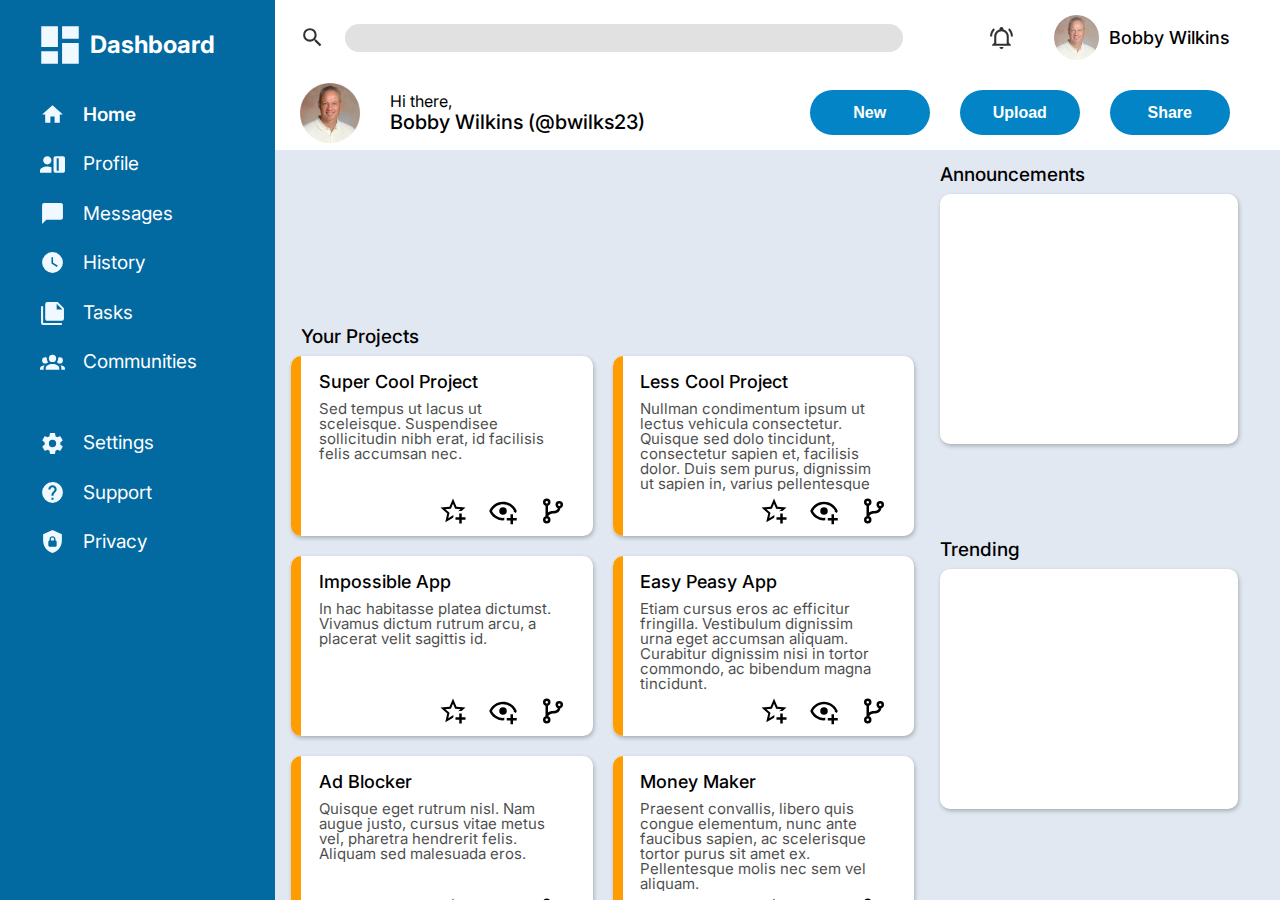
<file: index.html>
<!DOCTYPE html>
<html lang="en">
<head>
    <meta charset="UTF-8">
    <meta http-equiv="X-UA-Compatible" content="IE=edge">
    <meta name="viewport" content="width=device-width, initial-scale=1.0">
    <link rel="stylesheet" href="./styles.css">
    <!--Inter Font-->
    <link rel="preconnect" href="https://fonts.googleapis.com">
    <link rel="preconnect" href="https://fonts.gstatic.com" crossorigin>
    <link href="https://fonts.googleapis.com/css2?family=Inter:wght@100;200;300;400;500;600;700;800;900&display=swap" rel="stylesheet">
    <!---->
    <title>Dashboard</title>
</head>
<body>
    <div class="container">
        <div class="header">
            <div class="topbar">
                <img src="./icons/magnify.svg" alt="search">
                <input type='text' class='searchbar'>
                <img class='noti-bell' src="./icons/bell-ring-outline.svg" alt="notifications">
                <img src="./icons/590-5904853_glen-circle-profile-fundraising.png" alt="profile" class="profile">
                <p>Bobby Wilkins</p>
            </div>
            <div class="welcomebar">
                <img src="./icons/590-5904853_glen-circle-profile-fundraising.png" alt="your profile picture">
                <span class="welcome">
                    <p>Hi there,</p>
                    <h2>Bobby Wilkins (@bwilks23)</h2>
                </span>
                <button class="actions first">New</button>
                <button class="actions">Upload</button>
                <button class="actions">Share</button>
            </div>
        </div>
        <nav class="sidebar">
            <div class="sbtitle">
                <img src="./icons/view-dashboard.svg" alt="">
                <h1>Dashboard</h1>
            </div>
            <ul>
                <li style="font-weight: 600">
                    <img src="./icons/home.svg" alt="">
                    <p>Home</p>
                </li>
                <li>
                    <img src="./icons/account-credit-card.svg" alt="">
                    <p>Profile</p>
                </li>
                <li>
                    <img src="./icons/message.svg" alt="">
                    <p>Messages</p>
                </li>
                <li>
                    <img src="./icons/clock.svg" alt="">
                    <p>History</p>
                </li>
                <li>
                    <img src="./icons/note-multiple.svg" alt="">
                    <p>Tasks</p>
                </li>
                <li>
                    <img src="./icons/account-group.svg" alt="">
                    <p>Communities</p>
                </li>
                <br>
                <br>
                <li>
                    <img src="./icons/cog.svg" alt="">
                    <p>Settings</p>
                </li>
                <li>
                    <img src="./icons/help-circle.svg" alt="">
                    <p>Support</p>
                </li>
                <li>
                    <img src="./icons/shield-lock.svg" alt="">
                    <p>Privacy</p>
                </li>
            </ul>
        </nav>
        <div class="main">
            <div class="projects-container">
                <h2 class="subtitle">Your Projects</h2>
                <div class="projects">
                    <div class="proj p1 subarea">
                        <div class="projcolor"></div>
                        <h3>Super Cool Project</h3>
                        <p>Sed tempus ut lacus ut sceleisque.
                            Suspendisee sollicitudin nibh erat, id
                            facilisis felis accumsan nec.</p>
                        <div class="projectIcons"><img src="./icons/star-plus-outline.svg" alt="wfa"><img src="./icons/eye-plus-outline.svg" alt="watch"><img src="./icons/source-branch.svg" alt="open"></div>
                    </div>
                    <div class="proj p2 subarea">
                        <div class="projcolor"></div>
                        <h3>Less Cool Project</h3>
                        <p>Nullman condimentum ipsum ut lectus vehicula
                            consectetur. Quisque sed dolo tincidunt,
                            consectetur sapien et, facilisis dolor. Duis sem
                            purus, dignissim ut sapien in, varius
                            pellentesque lacus.
                        </p>
                        <div class="projectIcons"><img src="./icons/star-plus-outline.svg" alt="wfa"><img src="./icons/eye-plus-outline.svg" alt="watch"><img src="./icons/source-branch.svg" alt="open"></div>
                    </div>
                    <div class="proj p3 subarea">
                        <div class="projcolor"></div>
                        <h3>Impossible App</h3>
                        <p>In hac habitasse platea dictumst. Vivamus
                            dictum rutrum arcu, a placerat velit sagittis
                            id.
                        </p>
                        <div class="projectIcons"><img src="./icons/star-plus-outline.svg" alt="wfa"><img src="./icons/eye-plus-outline.svg" alt="watch"><img src="./icons/source-branch.svg" alt="open"></div>
                    </div>
                    <div class="proj p4 subarea">
                        <div class="projcolor"></div>
                        <h3>Easy Peasy App</h3>
                        <p>Etiam cursus eros ac efficitur fringilla.
                            Vestibulum dignissim urna eget accumsan
                            aliquam. Curabitur dignissim nisi in tortor
                            commondo, ac bibendum magna tincidunt.
                        </p>
                        <div class="projectIcons"><img src="./icons/star-plus-outline.svg" alt="wfa"><img src="./icons/eye-plus-outline.svg" alt="watch"><img src="./icons/source-branch.svg" alt="open"></div>
                    </div>
                    <div class="proj p5 subarea">
                        <div class="projcolor"></div>
                        <h3>Ad Blocker</h3>
                        <p>Quisque eget rutrum nisl. Nam augue
                            justo, cursus vitae metus vel, pharetra
                            hendrerit felis. Aliquam sed malesuada
                            eros.
                        </p>
                        <div class="projectIcons"><img src="./icons/star-plus-outline.svg" alt="wfa"><img src="./icons/eye-plus-outline.svg" alt="watch"><img src="./icons/source-branch.svg" alt="open"></div>
                    </div>
                    <div class="proj p6 subarea">
                        <div class="projcolor"></div>
                        <h3>Money Maker</h3>
                        <p>Praesent convallis, libero quis congue
                            elementum, nunc ante faucibus sapien, ac
                            scelerisque tortor purus sit amet ex.
                            Pellentesque molis nec sem vel aliquam.
                        </p>
                        <div class="projectIcons"><img src="./icons/star-plus-outline.svg" alt="wfa"><img src="./icons/eye-plus-outline.svg" alt="watch"><img src="./icons/source-branch.svg" alt="open">                    </img></div>
                    </div>
                </div>
            </div>
            <div class="announcements-container">
                <h2 class="subtitle">Announcements</h2>
                <div class="announcements subarea">
                    
                </div>
            </div>
            <div class="trending-container">
                <h2 class="subtitle">Trending</h2>
                <div class="trending subarea">
                </div>
            </div>
        </div>
    </div>
</body>
</html>
</file>
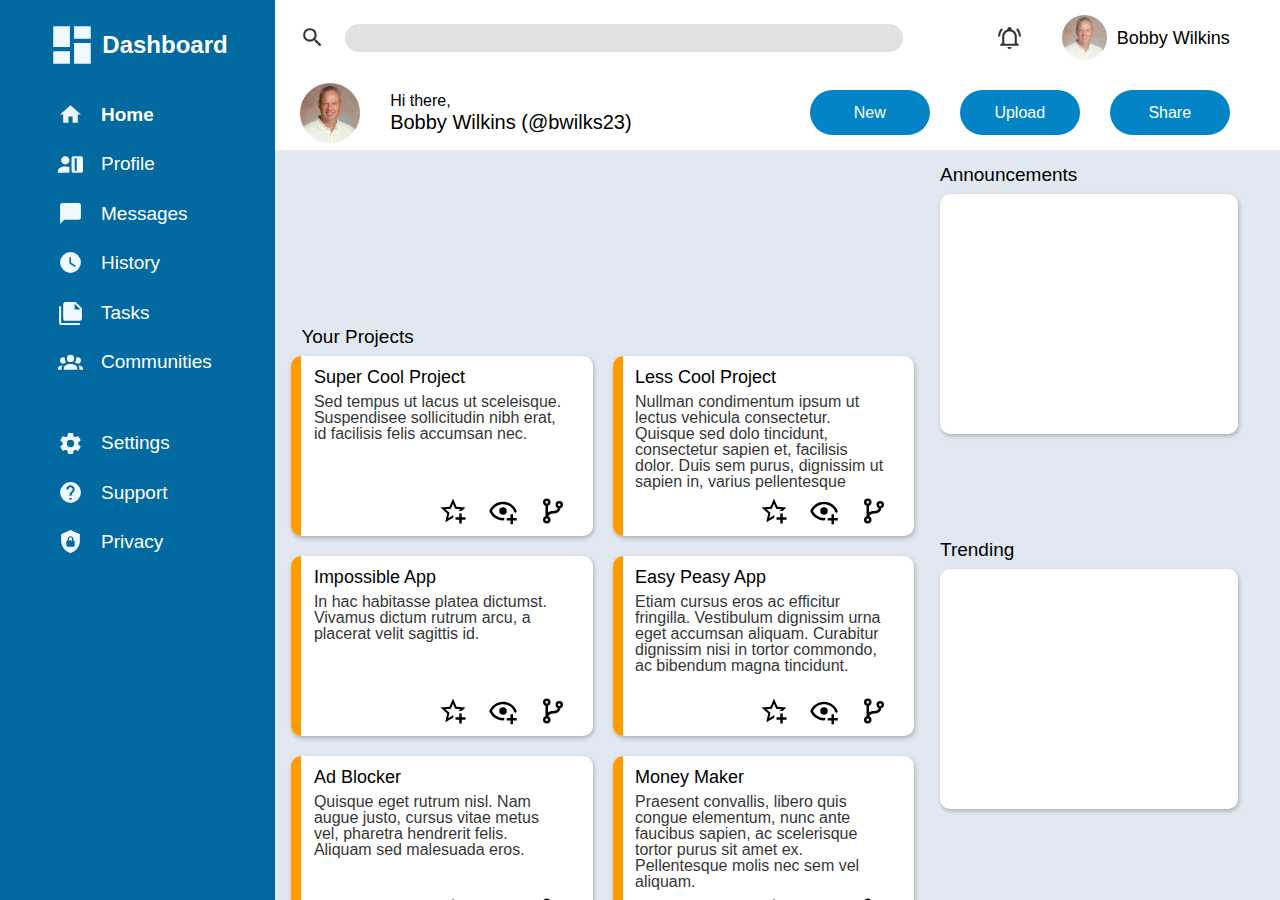
<file: icons/Dashboard.html>
<!DOCTYPE html>
<!-- saved from url=(0052)file:///Users/hawes/repos/admin-dashboard/index.html -->
<html lang="en"><head><meta http-equiv="Content-Type" content="text/html; charset=UTF-8">
    
    <meta http-equiv="X-UA-Compatible" content="IE=edge">
    <meta name="viewport" content="width=device-width, initial-scale=1.0">
    <link rel="stylesheet" href="./Dashboard_files/styles.css">
    <!--Inter Font-->
    <link rel="preconnect" href="https://fonts.googleapis.com/">
    <link rel="preconnect" href="https://fonts.gstatic.com/" crossorigin="">
    <link href="./Dashboard_files/css2" rel="stylesheet">
    <!---->
    <title>Dashboard</title>
</head>
<body>
    <div class="container">
        <div class="header">
            <div class="topbar">
                <img src="./Dashboard_files/magnify.svg" alt="search">
                <input type="text" class="searchbar">
                <img class="noti-bell" src="./Dashboard_files/bell-ring-outline.svg" alt="notifications">
                <img src="./Dashboard_files/590-5904853_glen-circle-profile-fundraising.png" alt="profile" class="profile">
                <p>Bobby Wilkins</p>
            </div>
            <div class="welcomebar">
                <img src="./Dashboard_files/590-5904853_glen-circle-profile-fundraising.png" alt="your profile picture">
                <span class="welcome">
                    <p>Hi there,</p>
                    <h2>Bobby Wilkins (@bwilks23)</h2>
                </span>
                <button class="actions first">New</button>
                <button class="actions">Upload</button>
                <button class="actions">Share</button>
            </div>
        </div>
        <nav class="sidebar">
            <div class="sbtitle">
                <img src="./Dashboard_files/view-dashboard.svg" alt="">
                <h1>Dashboard</h1>
            </div>
            <ul>
                <li style="font-weight: 600">
                    <img src="./Dashboard_files/home.svg" alt="">
                    <p>Home</p>
                </li>
                <li>
                    <img src="./Dashboard_files/account-credit-card.svg" alt="">
                    <p>Profile</p>
                </li>
                <li>
                    <img src="./Dashboard_files/message.svg" alt="">
                    <p>Messages</p>
                </li>
                <li>
                    <img src="./Dashboard_files/clock.svg" alt="">
                    <p>History</p>
                </li>
                <li>
                    <img src="./Dashboard_files/note-multiple.svg" alt="">
                    <p>Tasks</p>
                </li>
                <li>
                    <img src="./Dashboard_files/account-group.svg" alt="">
                    <p>Communities</p>
                </li>
                <br>
                <br>
                <li>
                    <img src="./Dashboard_files/cog.svg" alt="">
                    <p>Settings</p>
                </li>
                <li>
                    <img src="./Dashboard_files/help-circle.svg" alt="">
                    <p>Support</p>
                </li>
                <li>
                    <img src="./Dashboard_files/shield-lock.svg" alt="">
                    <p>Privacy</p>
                </li>
            </ul>
        </nav>
        <div class="main">
            <div class="projects-container">
                <h2 class="subtitle">Your Projects</h2>
                <div class="projects">
                    <div class="proj p1 subarea">
                        <div class="projcolor"></div>
                        <h3>Super Cool Project</h3>
                        <p>Sed tempus ut lacus ut sceleisque.
                            Suspendisee sollicitudin nibh erat, id
                            facilisis felis accumsan nec.</p>
                        <div class="projectIcons"><img src="./Dashboard_files/star-plus-outline.svg" alt="wfa"><img src="./Dashboard_files/eye-plus-outline.svg" alt="watch"><img src="./Dashboard_files/source-branch.svg" alt="open"></div>
                    </div>
                    <div class="proj p2 subarea">
                        <div class="projcolor"></div>
                        <h3>Less Cool Project</h3>
                        <p>Nullman condimentum ipsum ut lectus vehicula
                            consectetur. Quisque sed dolo tincidunt,
                            consectetur sapien et, facilisis dolor. Duis sem
                            purus, dignissim ut sapien in, varius
                            pellentesque lacus.
                        </p>
                        <div class="projectIcons"><img src="./Dashboard_files/star-plus-outline.svg" alt="wfa"><img src="./Dashboard_files/eye-plus-outline.svg" alt="watch"><img src="./Dashboard_files/source-branch.svg" alt="open"></div>
                    </div>
                    <div class="proj p3 subarea">
                        <div class="projcolor"></div>
                        <h3>Impossible App</h3>
                        <p>In hac habitasse platea dictumst. Vivamus
                            dictum rutrum arcu, a placerat velit sagittis
                            id.
                        </p>
                        <div class="projectIcons"><img src="./Dashboard_files/star-plus-outline.svg" alt="wfa"><img src="./Dashboard_files/eye-plus-outline.svg" alt="watch"><img src="./Dashboard_files/source-branch.svg" alt="open"></div>
                    </div>
                    <div class="proj p4 subarea">
                        <div class="projcolor"></div>
                        <h3>Easy Peasy App</h3>
                        <p>Etiam cursus eros ac efficitur fringilla.
                            Vestibulum dignissim urna eget accumsan
                            aliquam. Curabitur dignissim nisi in tortor
                            commondo, ac bibendum magna tincidunt.
                        </p>
                        <div class="projectIcons"><img src="./Dashboard_files/star-plus-outline.svg" alt="wfa"><img src="./Dashboard_files/eye-plus-outline.svg" alt="watch"><img src="./Dashboard_files/source-branch.svg" alt="open"></div>
                    </div>
                    <div class="proj p5 subarea">
                        <div class="projcolor"></div>
                        <h3>Ad Blocker</h3>
                        <p>Quisque eget rutrum nisl. Nam augue
                            justo, cursus vitae metus vel, pharetra
                            hendrerit felis. Aliquam sed malesuada
                            eros.
                        </p>
                        <div class="projectIcons"><img src="./Dashboard_files/star-plus-outline.svg" alt="wfa"><img src="./Dashboard_files/eye-plus-outline.svg" alt="watch"><img src="./Dashboard_files/source-branch.svg" alt="open"></div>
                    </div>
                    <div class="proj p6 subarea">
                        <div class="projcolor"></div>
                        <h3>Money Maker</h3>
                        <p>Praesent convallis, libero quis congue
                            elementum, nunc ante faucibus sapien, ac
                            scelerisque tortor purus sit amet ex.
                            Pellentesque molis nec sem vel aliquam.
                        </p>
                        <div class="projectIcons"><img src="./Dashboard_files/star-plus-outline.svg" alt="wfa"><img src="./Dashboard_files/eye-plus-outline.svg" alt="watch"><img src="./Dashboard_files/source-branch.svg" alt="open">                    </div>
                    </div>
                </div>
            </div>
            <div class="announcements-container">
                <h2 class="subtitle">Announcements</h2>
                <div class="announcements subarea">
                    
                </div>
            </div>
            <div class="trending-container">
                <h2 class="subtitle">Trending</h2>
                <div class="trending subarea">
                </div>
            </div>
        </div>
    </div>

</body></html>
</file>
<file: styles.css>
/* Box sizing rules */
*,
*::before,
*::after {
  box-sizing: border-box;
}

/* http://meyerweb.com/eric/tools/css/reset/ 
   v2.0 | 20110126
   License: none (public domain)
*/

html, body, div, span, applet, object, iframe,
h1, h2, h3, h4, h5, h6, p, blockquote, pre,
a, abbr, acronym, address, big, cite, code,
del, dfn, em, img, ins, kbd, q, s, samp,
small, strike, strong, sub, sup, tt, var,
b, u, i, center,
dl, dt, dd, ol, ul, li,
fieldset, form, label, legend,
table, caption, tbody, tfoot, thead, tr, th, td,
article, aside, canvas, details, embed, 
figure, figcaption, footer, header, hgroup, 
menu, nav, output, ruby, section, summary,
time, mark, audio, video {
	margin: 0;
	padding: 0;
	border: 0;
	font-size: 100%;
	font: inherit;
	vertical-align: baseline;
}
/* HTML5 display-role reset for older browsers */
article, aside, details, figcaption, figure, 
footer, header, hgroup, menu, nav, section {
	display: block;
}
body {
	line-height: 1;
}
ol, ul {
	list-style: none;
}
blockquote, q {
	quotes: none;
}
blockquote:before, blockquote:after,
q:before, q:after {
	content: '';
	content: none;
}
table {
	border-collapse: collapse;
	border-spacing: 0;
}

/*///////////// END OF CSS RESET /////////////*/

:root {
    font-family: 'Inter', sans-serif;
    /* Tailwind Sky Color Template */
    --sky50: #f0f9ff;
    --sky100: #e0f2fe;
    --sky200: #bae6fd;
    --sky300: #7dd3fc;
    --sky400: #38bdf8;
    --sky500: #0ea5e9;
    --sky600: #0284c7;
    --sky700: #0369a1;
    --sky800: #075985;
    --sky900: #0c4a6e;

    --section-background-color: #FFFFFF;
    --header-height: 150px;
    --topbar-left-margin: 2.5%;
    --topbar-right-margin: 5%;
}

.container {
    display: grid;
    grid-template-rows: var(--header-height) 1fr;
    grid-template-columns: 275px 1fr;
    height: 100vh;
}

.header {
    background-color: #ffffff;
    grid-column: 2 / -1;
    grid-row: 1 / 2;
    display: grid;
    grid-template-rows: 1fr 1fr;
    box-shadow: 1px 1px 6px rgba(0, 0, 0, 0.392);
}

.header > .topbar {
    margin-left: var(--topbar-left-margin);
    margin-right: var(--topbar-right-margin);
    display: flex;
    align-items: center;
    gap: 30px;
}

.topbar > input {
    width: clamp(100px, 60%, 800px);
    height: 1.75rem;
    border-radius: 20px;
    border: none;
    background-color: #e1e1e1;
    padding-left: .8rem;
    font-size: .9rem;
    margin-left: -10px;
}

.topbar > input:focus {
    outline: 1px solid var(--sky400);
}

.topbar > .profile {
    height: 45px;
    padding-left: 10px;
    margin-right: -20px;
}

.topbar > p {
    font-weight: 500;
    font-size: 18px;
    white-space: nowrap;
}

.noti-bell {
    margin-left: auto;
}

.topbar > img {
    height: 25px;
    opacity: 80%;
}

.welcomebar {
    display: flex;
    align-items: center;
    margin-left: var(--topbar-left-margin);
    margin-right: var(--topbar-right-margin);
    gap: 30px;
}

.welcomebar > img {
    height: 60px;
}

.welcomebar > .welcome {
    display: flex;
    flex-direction: column;
    gap: .2rem;
}

.welcome > h2 {
    font-weight: 500;
    font-size: 20px;
}

button.actions {
    width: 120px;
    height: 45px;
    border: none;
    border-radius: 100px;
    color: #ffffff;
    background-color: var(--sky600);
    font-weight: 600;
    font-size: 16px;
    cursor: pointer;
    transition: background-color, .2s;
}

button.actions:hover {
    background-color: var(--sky500);
}

button.first {
    margin-left: auto;
}

.sidebar {
    background-color: var(--sky700);
    color: white;
    grid-row: 1 / -1;
    grid-column: 1 / 2;
    padding-left: 35px;
}

.sbtitle {
    display: flex;
    align-items: center;
    font-weight: 700;
    font-size: 24px;
    margin-top: 20px;
    gap: 5px;
}

.sbtitle img {
    height: 50px;
}

.sidebar ul {
    margin-top: 20px;
}

.sidebar li {
    display: flex;
    align-items: center;
    gap: 18px;
    font-weight: 400;
    font-size: 19px;
    line-height: 2.6;
    margin-left: 5px;
}

.sidebar li img {
    height: 25px;
}

.main {
    background-color: #e1e8f1;
    /* border: 2px solid yellow; */
    grid-row: 2 / -1;
    grid-column: 2 / -1;
    display: grid;
    grid-template-columns: 1fr clamp(250px, 40%, 350px);
    grid-template-rows: repeat(2, 1fr);
}

.projects-container {
    /* border: 2px solid rgb(199, 26, 196); */
    grid-row: 1 / -1;
    width: 100%;
    padding-left: 2.5%;
    padding-right: 2.5%;
    height: 588px;
    justify-self: center;
    align-self: end;
    overflow: scroll;
    padding-bottom: 20px;
}

.subtitle {
    font-weight: 500;
    font-size: 19px;
    margin: 15px 0 10px 10px;
}

.projects {
    display: grid;
    grid-template-columns: repeat(auto-fill, minmax(260px, 1fr));
    grid-auto-rows: 180px;
    gap: 20px;
}

.proj {
    /* border: 2px solid palegreen; */
    background-color: var(--section-background-color);
    padding-right: 25px;
    display: grid;
    grid-template-rows: 35px 1fr 35px;
    grid-template-columns: 10px 1fr;
}

.proj > .projcolor {
    grid-column: 1 / 2;
    grid-row: 1 / -1;
    height: 100%;
    background-color: rgb(255, 157, 0);
    border-radius: 10px 0 0 10px;
}


.proj > h3, .proj > p {
    margin-left: 17.5px; 
}

.proj > h3 {
    grid-row: 1 / 2;
    grid-column: 2 / -1;
    align-self: end;
    font-weight: 500;
    font-size: 18px;
}

.proj > p {
    grid-row: 2 / 3;
    grid-column: 2 / -1;
    font-size: 15px;
    margin-top: 10px;
    opacity: 70%;
    overflow: hidden;
    height: 6em;
}

.projectIcons {
    grid-row: 3 / -1;
    justify-self: end;
    margin-bottom: 10px;
    display: flex;
    flex-direction: row;
    gap: 20px;
    align-items: end;
}

.projectIcons > img {
    height: 30px;
    cursor: pointer;
}

.announcements-container {
    /* border: 2px solid darkorange; */
}


.announcements {
    /* border: 2px solid turquoise; */
    margin-left: 10px;
    width: 85%;
    height: 250px;
    display: grid;
    grid-template-columns: 1fr;
    grid-template-rows: 1fr 1px 1fr 1px 1fr;
    place-items: center;
}

.announcements:last-child {
    align-self: start;
}

.announcements:first-child {
    align-self: end;
}

hr {
    width: 85%;
    height: 1px;
}

.banner {
    width: 85%;
}

.banner h4 {
    font-weight: 500;
    margin-bottom: 2px;
}

.banner p {
    display: -webkit-box;
    -webkit-box-orient: vertical;
    -webkit-line-clamp: 3;
    font-size: 12px;
    opacity: 70%;
    overflow: hidden;
    padding-bottom: 1px;
}

.trending-container {
    /* border: 2px solid turquoise; */
    
}

.trending {
    /* border: 2px solid yellowgreen; */
    margin-left: 10px;
    width: 85%;
    padding: 5px 0;
    height: 240px;
    display: grid;
    grid-template-rows: repeat(4, 1fr);
    align-items: center;
    justify-items: center;
}

.trendprofile {
    width: 85%;
    display: grid;
    grid-template-columns: 1fr 4fr;
    align-items: center;
    column-gap: 10px;
}

.trendprofile img {
    height: 40px;
}

.trendprofile p {
    grid-column: 2 / -1;
    line-height: 1.3;
    font-size: 14px;
    opacity: 80%;
}

.trendprofile p b {
    font-size: 15px;
    font-weight: 400;
}

.subarea {
    border-radius: 10px;
    background-color: var(--section-background-color);
    box-shadow: 1px 2px 4px rgba(0, 0, 0, 0.25);
}
</file>
<file: icons/Dashboard_files/styles.css>
/* Box sizing rules */
*,
*::before,
*::after {
  box-sizing: border-box;
}

/* http://meyerweb.com/eric/tools/css/reset/ 
   v2.0 | 20110126
   License: none (public domain)
*/

html, body, div, span, applet, object, iframe,
h1, h2, h3, h4, h5, h6, p, blockquote, pre,
a, abbr, acronym, address, big, cite, code,
del, dfn, em, img, ins, kbd, q, s, samp,
small, strike, strong, sub, sup, tt, var,
b, u, i, center,
dl, dt, dd, ol, ul, li,
fieldset, form, label, legend,
table, caption, tbody, tfoot, thead, tr, th, td,
article, aside, canvas, details, embed, 
figure, figcaption, footer, header, hgroup, 
menu, nav, output, ruby, section, summary,
time, mark, audio, video {
	margin: 0;
	padding: 0;
	border: 0;
	font-size: 100%;
	font: inherit;
	vertical-align: baseline;
}
/* HTML5 display-role reset for older browsers */
article, aside, details, figcaption, figure, 
footer, header, hgroup, menu, nav, section {
	display: block;
}
body {
	line-height: 1;
}
ol, ul {
	list-style: none;
}
blockquote, q {
	quotes: none;
}
blockquote:before, blockquote:after,
q:before, q:after {
	content: '';
	content: none;
}
table {
	border-collapse: collapse;
	border-spacing: 0;
}

/*///////////// END OF CSS RESET /////////////*/

:root {
    font-family: 'Inter', sans-serif;
    /* Tailwind Sky Color Template */
    --sky50: #f0f9ff;
    --sky100: #e0f2fe;
    --sky200: #bae6fd;
    --sky300: #7dd3fc;
    --sky400: #38bdf8;
    --sky500: #0ea5e9;
    --sky600: #0284c7;
    --sky700: #0369a1;
    --sky800: #075985;
    --sky900: #0c4a6e;

    --section-background-color: #FFFFFF;
    --header-height: 150px;
    --topbar-left-margin: 2.5%;
    --topbar-right-margin: 5%;
}

.container {
    display: grid;
    grid-template-rows: var(--header-height) 1fr;
    grid-template-columns: 275px 1fr;
    height: 100vh;
}

.header {
    background-color: #ffffff;
    grid-column: 2 / -1;
    grid-row: 1 / 2;
    display: grid;
    grid-template-rows: 1fr 1fr;
    box-shadow: 1px 1px 6px rgba(0, 0, 0, 0.392);
}

.header > .topbar {
    margin-left: var(--topbar-left-margin);
    margin-right: var(--topbar-right-margin);
    display: flex;
    align-items: center;
    gap: 30px;
}

.topbar > input {
    width: clamp(100px, 60%, 800px);
    height: 1.75rem;
    border-radius: 20px;
    border: none;
    background-color: #e1e1e1;
    padding-left: .8rem;
    font-size: .9rem;
    margin-left: -10px;
}

.topbar > input:focus {
    outline: 1px solid var(--sky400);
}

.topbar > .profile {
    height: 45px;
    padding-left: 10px;
    margin-right: -20px;
}

.topbar > p {
    font-weight: 500;
    font-size: 18px;
    white-space: nowrap;
}

.noti-bell {
    margin-left: auto;
}

.topbar > img {
    height: 25px;
    opacity: 80%;
}

.welcomebar {
    display: flex;
    align-items: center;
    margin-left: var(--topbar-left-margin);
    margin-right: var(--topbar-right-margin);
    gap: 30px;
}

.welcomebar > img {
    height: 60px;
}

.welcomebar > .welcome {
    display: flex;
    flex-direction: column;
    gap: .2rem;
}

.welcome > h2 {
    font-weight: 500;
    font-size: 20px;
}

button.actions {
    width: 120px;
    height: 45px;
    border: none;
    border-radius: 100px;
    color: #ffffff;
    background-color: var(--sky600);
    font-weight: 500;
    font-size: 16px;
    cursor: pointer;
    transition: background-color, .2s;
}

button.actions:hover {
    background-color: var(--sky500);
}

button.first {
    margin-left: auto;
}

.sidebar {
    background-color: var(--sky700);
    color: white;
    grid-row: 1 / -1;
    grid-column: 1 / 2;
}

.sbtitle {
    display: flex;
    align-items: center;
    justify-content: center;
    font-weight: 700;
    font-size: 24px;
    margin-top: 20px;
    gap: 5px;
}

.sbtitle img {
    height: 50px;
}

.sidebar ul {
    margin-top: 20px;
}

.sidebar li {
    display: flex;
    align-items: center;
    gap: 18px;
    font-weight: 400;
    font-size: 19px;
    line-height: 2.6;
    margin-left: 58px;
}

.sidebar li img {
    height: 25px;
}

.main {
    background-color: #e1e8f1;
    /* border: 2px solid yellow; */
    grid-row: 2 / -1;
    grid-column: 2 / -1;
    display: grid;
    grid-template-columns: 1fr clamp(250px, 40%, 350px);
    grid-template-rows: repeat(2, 1fr);
}

.projects-container {
    /* border: 2px solid rgb(199, 26, 196); */
    grid-row: 1 / -1;
    width: 100%;
    padding-left: 2.5%;
    padding-right: 2.5%;
    height: 588px;
    justify-self: center;
    align-self: end;
    overflow: scroll;
    padding-bottom: 20px;
}

.subtitle {
    font-weight: 500;
    font-size: 19px;
    margin: 15px 0 10px 10px;
}

.projects {
    display: grid;
    grid-template-columns: repeat(auto-fill, minmax(260px, 1fr));
    grid-auto-rows: 180px;
    gap: 20px;
}

.proj {
    /* border: 2px solid palegreen; */
    background-color: var(--section-background-color);
    padding-right: 25px;
    display: grid;
    grid-template-rows: 30px 1fr 35px;
    grid-template-columns: 10px;
}

.proj > .projcolor {
    grid-column: 1 / 2;
    grid-row: 1 / -1;
    height: 100%;
    background-color: rgb(255, 157, 0);
    border-radius: 10px 0 0 10px;
}


.proj > h3, .proj > p {
    margin-left: 12.5px; 
}

.proj > h3 {
    grid-row: 1 / 2;
    grid-column: 2 / -1;
    align-self: end;
    font-weight: 500;
    font-size: 18px;
}

.proj > p {
    grid-row: 2 / 3;
    grid-column: 2 / -1;
    margin-top: 7.5px;
    opacity: 80%;
    overflow: hidden;
    height: 6em;
}

.projectIcons {
    grid-row: 3 / -1;
    justify-self: end;
    margin-bottom: 10px;
    display: flex;
    flex-direction: row;
    gap: 20px;
    align-items: end;
}

.projectIcons > img {
    height: 30px;
    cursor: pointer;
}

.announcements-container {
    /* border: 2px solid darkorange; */
}


.announcements {
    /* border: 2px solid turquoise; */
    margin-left: 10px;
    width: 85%;
    height: 240px;
}

.trending-container {
    /* border: 2px solid turquoise; */
    
}
.trending {
    /* border: 2px solid yellowgreen; */
    margin-left: 10px;
    width: 85%;
    height: 240px;
}

.subarea {
    border-radius: 10px;
    background-color: var(--section-background-color);
    box-shadow: 1px 2px 4px rgba(0, 0, 0, 0.25);
}
</file>
